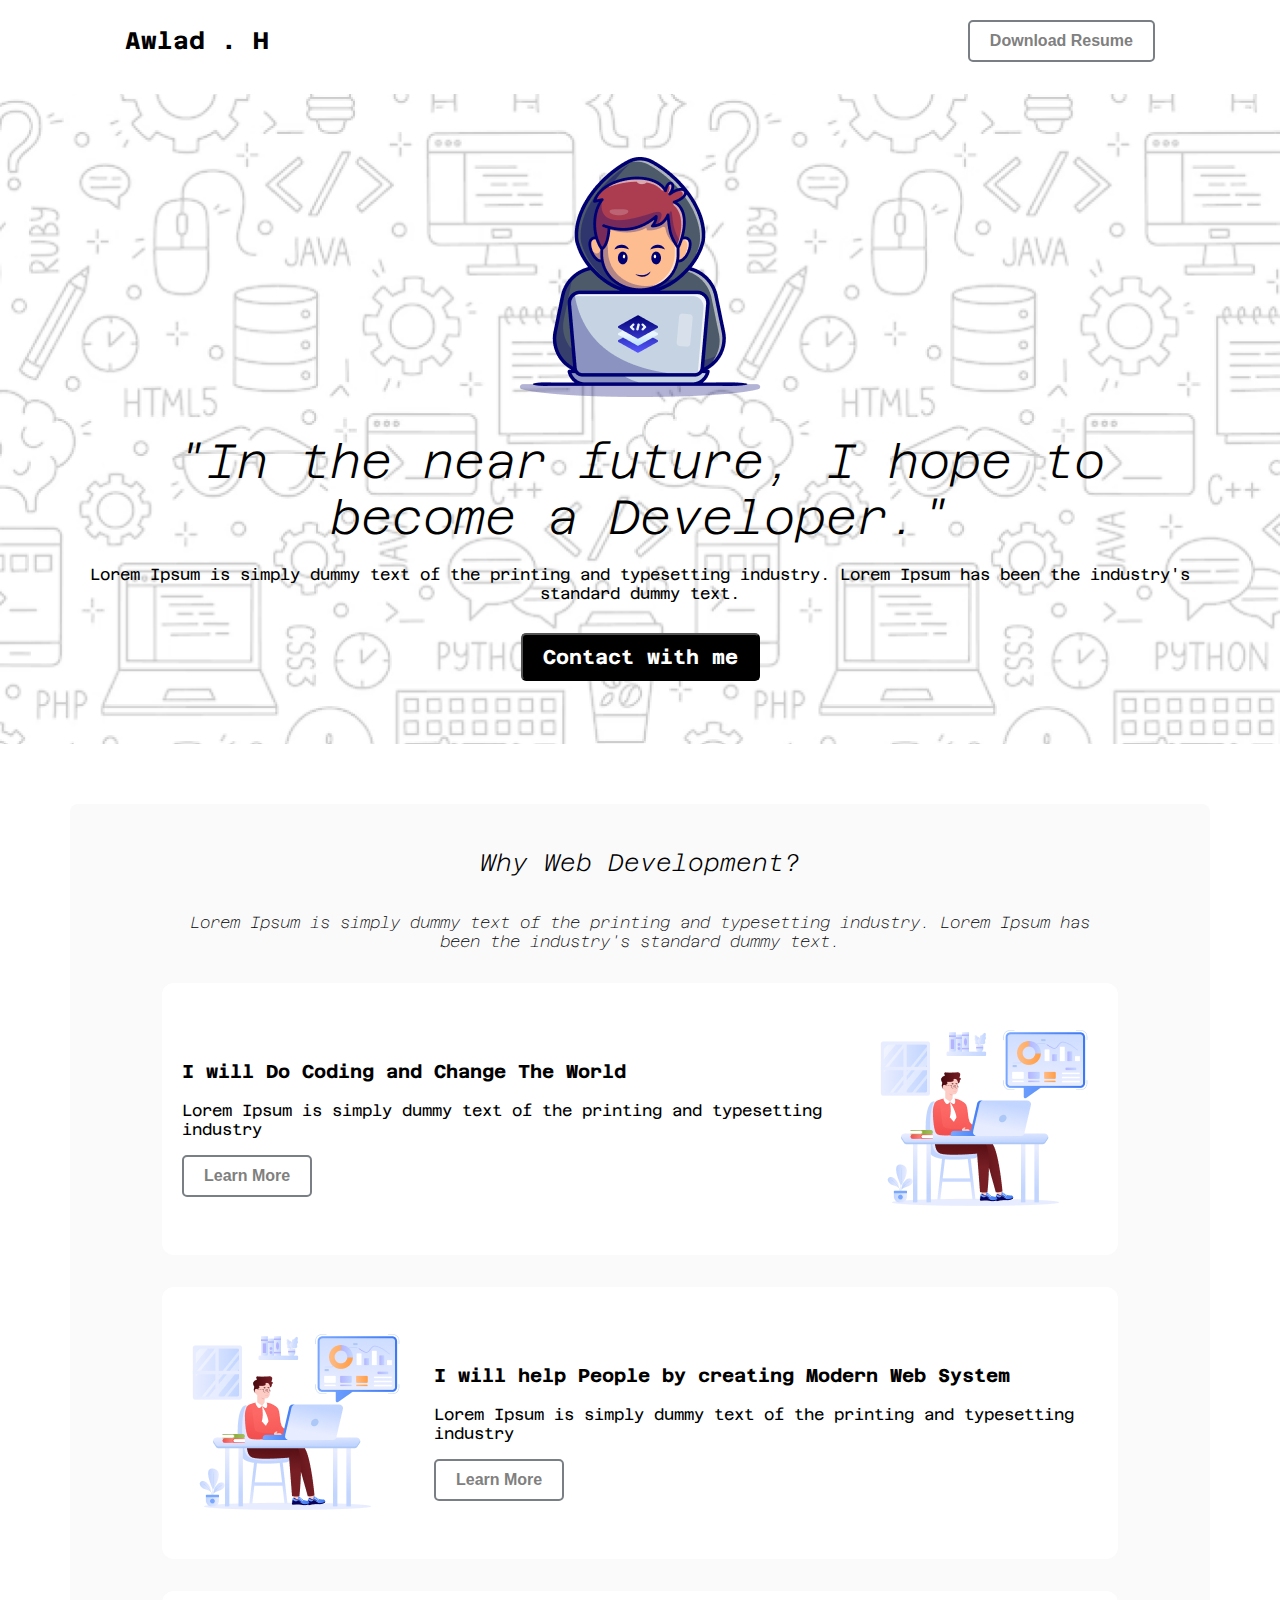
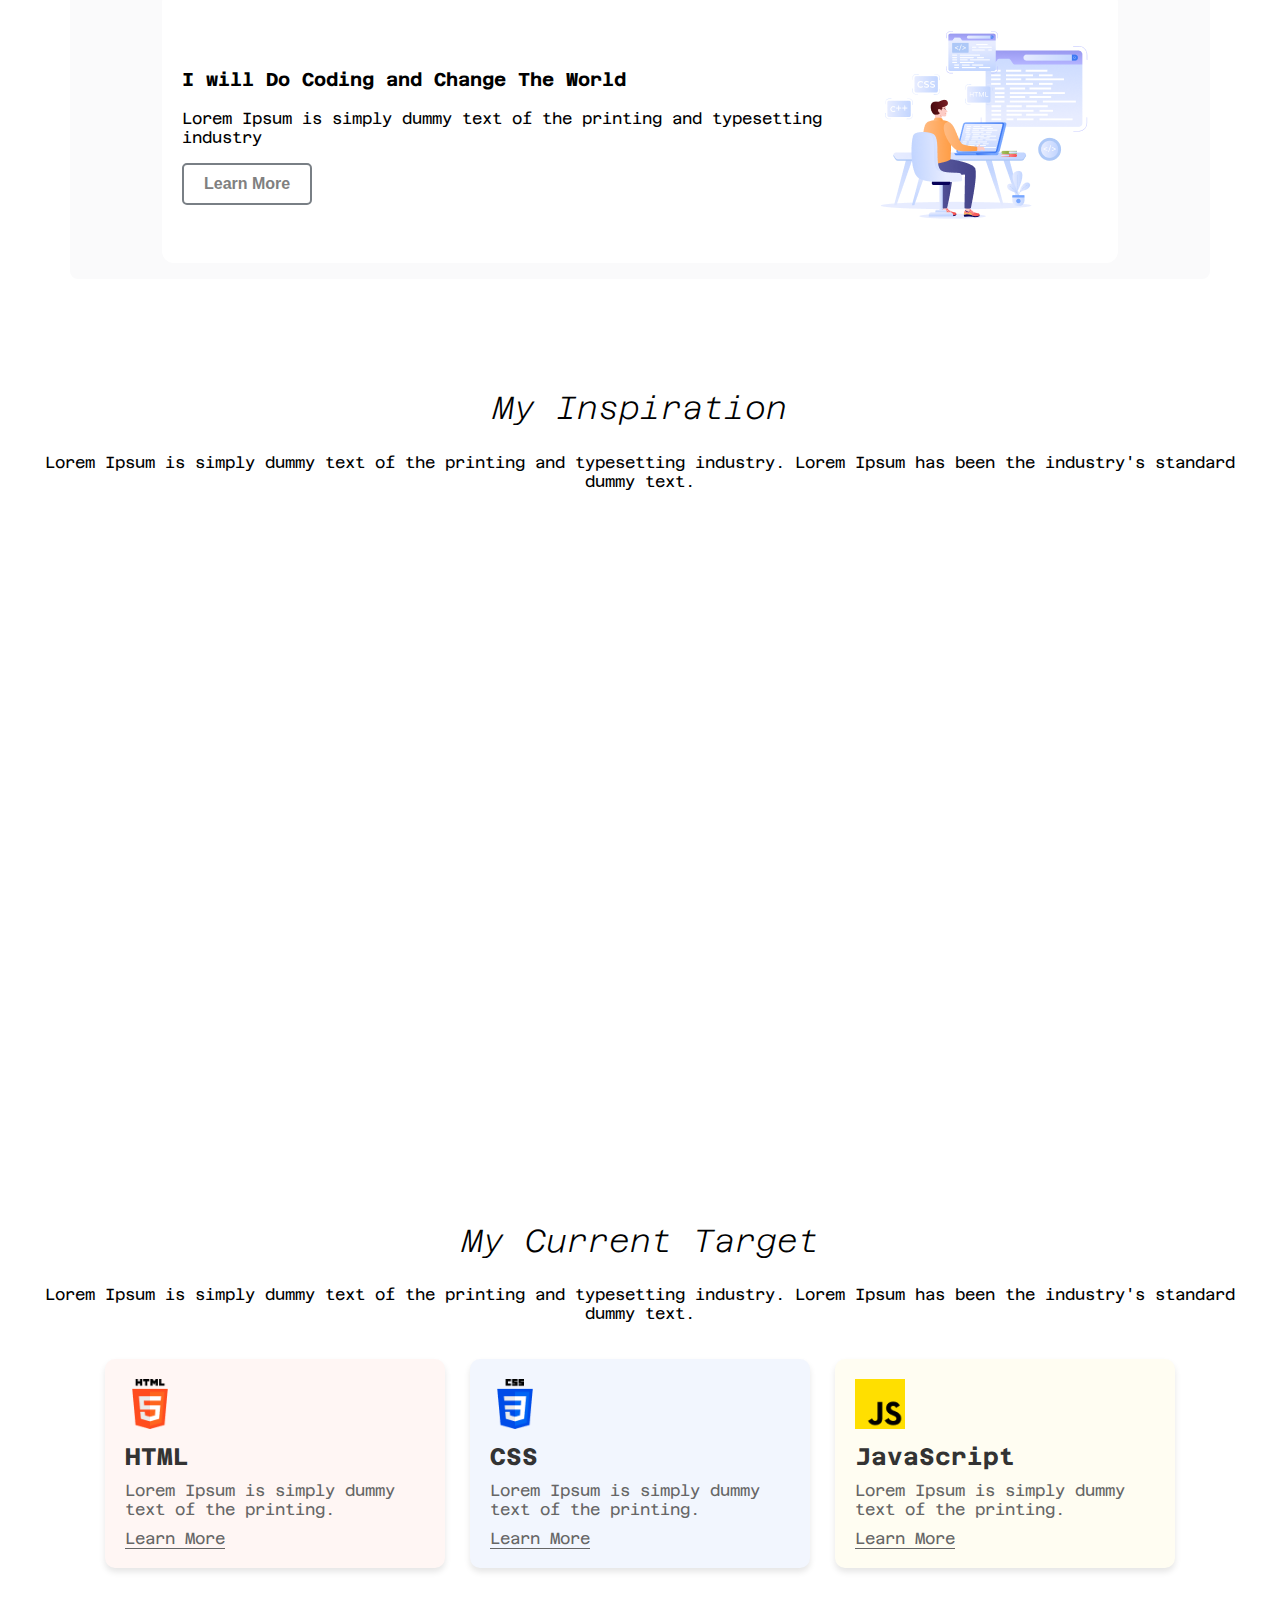
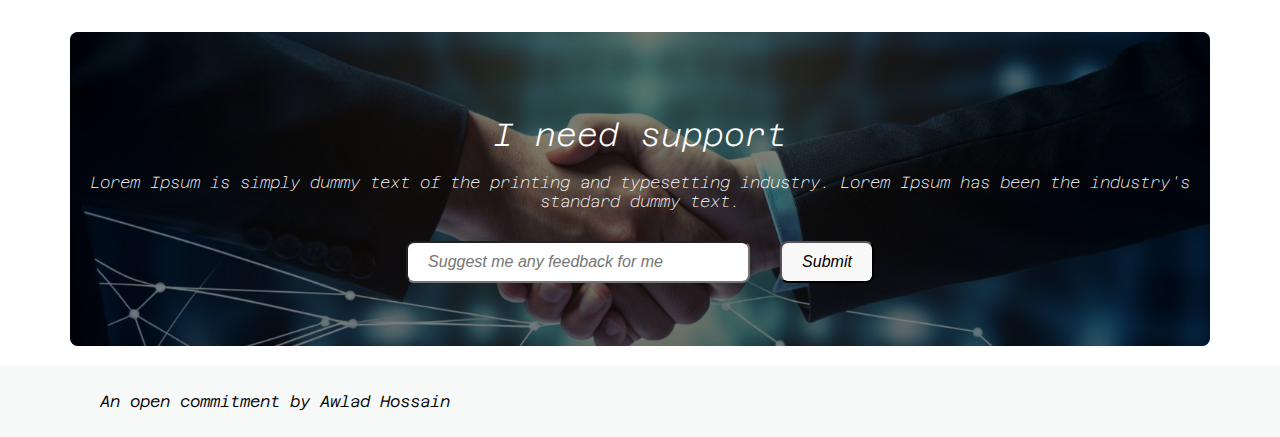
<file: index.html>
<!DOCTYPE html>
<html lang="en">
<head>
    <meta charset="UTF-8">
    <meta name="viewport" content="width=device-width, initial-scale=1.0">
    <title>Programming Hero - Assignment1</title>
    <link rel="stylesheet" href="index.css">
    <link rel="preconnect" href="https://fonts.googleapis.com">
    <link rel="preconnect" href="https://fonts.gstatic.com" crossorigin>
    <link href="https://fonts.googleapis.com/css2?family=Azeret+Mono:ital,wght@0,100..900;1,100..900&display=swap" rel="stylesheet">
    <link rel="stylesheet" href="https://cdnjs.cloudflare.com/ajax/libs/font-awesome/6.5.2/css/all.min.css" integrity="sha512-SnH5WK+bZxgPHs44uWIX+LLJAJ9/2PkPKZ5QiAj6Ta86w+fsb2TkcmfRyVX3pBnMFcV7oQPJkl9QevSCWr3W6A==" crossorigin="anonymous" referrerpolicy="no-referrer" />
</head>
<body>
    <nav class="navbar">
        <div class="title-navbar">Awlad . H</div>
        <button type="button" class="btn-navbar" >Download Resume</button>
    </nav>

    <div class="hero-section">
        <div class="hero-content">
            <img src="assets/Group.png" alt="hero-content-image" />
            <h1 class="hero-title">"In the near future, I hope to become a Developer."</h1>
            <p class="hero-subtitle">Lorem Ipsum is simply dummy text of the printing and typesetting industry. Lorem Ipsum has been the industry's standard dummy text.</p>
            <button type="button" class="btn-hero">Contact with me</button>
        </div>
    </div>

    <div class="feature-section">
        <div class="feat-top">        
            <h2 class="feat-title">Why Web Development?</h2>
            <p class="feat-subtitle">Lorem Ipsum is simply dummy text of the printing and typesetting industry. Lorem Ipsum has been the industry's standard dummy text.</p>
        </div>
        <div class="feat-card-1">
            <div class="feat-card-texts">
                <h3>I will Do Coding and Change The World</h3>
                <p>Lorem Ipsum is simply dummy text of the printing and typesetting industry</p>
                <button class="btn-navbar">Learn More</button>
            </div>
            <div class="feat-card-img">
                <img src="assets/Group 3.png" alt="feat-1">
            </div>
        </div>
        <div class="feat-card-2">
            <div class="feat-card-img">
                <img src="assets/Group 3.png" alt="feat-1">
            </div>
            <div class="feat-card-texts">
                <h3>I will help People by creating Modern Web System</h3>
                <p>Lorem Ipsum is simply dummy text of the printing and typesetting industry</p>
                <button class="btn-navbar">Learn More</button>
            </div>
        </div>
        <div class="feat-card-3">
            <div class="feat-card-texts">
                <h3>I will Do Coding and Change The World</h3>
                <p>Lorem Ipsum is simply dummy text of the printing and typesetting industry</p>
                <button class="btn-navbar">Learn More</button>
            </div>
            <div class="feat-card-img">
                <img src="assets/Group 4.png" alt="feat-1">
            </div>
        </div>
    </div>
    <div class="inspiration-section">
        <div class="inspiration-header">
            <h2 class="inspiration-title">My Inspiration</h2>
            <p class="hero-description">Lorem Ipsum is simply dummy text of the printing and typesetting industry. Lorem Ipsum has been the industry's standard dummy text.</p>
        </div>
        <div class="inspiration-video">
            <iframe 
                class="inspiration-embedded"
                src="https://www.youtube.com/embed/S-gIFz-uYNw?si=-8PCl_sYZK17okWm"
                title="YouTube video player" frameborder="0"
                allow="accelerometer; autoplay; clipboard-write; encrypted-media; gyroscope; picture-in-picture; web-share" 
                referrerpolicy="strict-origin-when-cross-origin" 
                allowfullscreen
            >
            </iframe>
        </div>
    </div>

    <div class="target-section">
        <div class="inspiration-header">
            <h2 class="inspiration-title">My Current Target</h2>
            <p class="hero-description">Lorem Ipsum is simply dummy text of the printing and typesetting industry. Lorem Ipsum has been the industry's standard dummy text.</p>
        </div>
        <div class="target-list">
            <div class="target-card" style="background-color: #FFF6F4;">
                <img class="target-card-img" src="assets/html.png" alt="HTML">
                <h2 class="target-card-title">HTML</h2>
                <p class="target-card-subtitle">Lorem Ipsum is simply dummy text of the printing.</p>
                <a href="#">Learn More</a>
            </div>
            <div class="target-card" style="background-color: #F2F6FE; margin-left: 25px; margin-right: 25px;">
                <img class="target-card-img" src="assets/css.png" alt="CSS">
                <h2 class="target-card-title">CSS</h2>
                <p class="target-card-subtitle">Lorem Ipsum is simply dummy text of the printing.</p>
                <a href="#">Learn More</a>
            </div>
            <div class="target-card" style="background-color: #FFFDF2;">
                <img class="target-card-img" src="assets/js.png" alt="JavaScript">
                <h2 class="target-card-title">JavaScript</h2>
                <p class="target-card-subtitle">Lorem Ipsum is simply dummy text of the printing.</p>
                <a href="#">Learn More</a>
            </div>
        </div>
    </div>
    <div class="contact-section">
        <div class="contact-content">
            <h1 class="contact-title">I need support</h1>
            <p class="contact-subtitle">Lorem Ipsum is simply dummy text of the printing and typesetting industry. Lorem Ipsum has been the industry's standard dummy text.</p>
            <form class="contact-form">
                <input type="text" class="contact-input" placeholder="Suggest me any feedback for me">
                <button type="submit" class="submit-button">Submit</button>
            </form>
        </div>
    </div>

    <footer>
        <p>An open commitment by Awlad Hossain</p>
        <div class="social-icons">
            <i class="fab fa-facebook-f"></i>
            <i class="fab fa-twitter"></i>
            <i class="fab fa-linkedin-in"></i>
        </div>
    </footer>
</body>
</html>
</file>
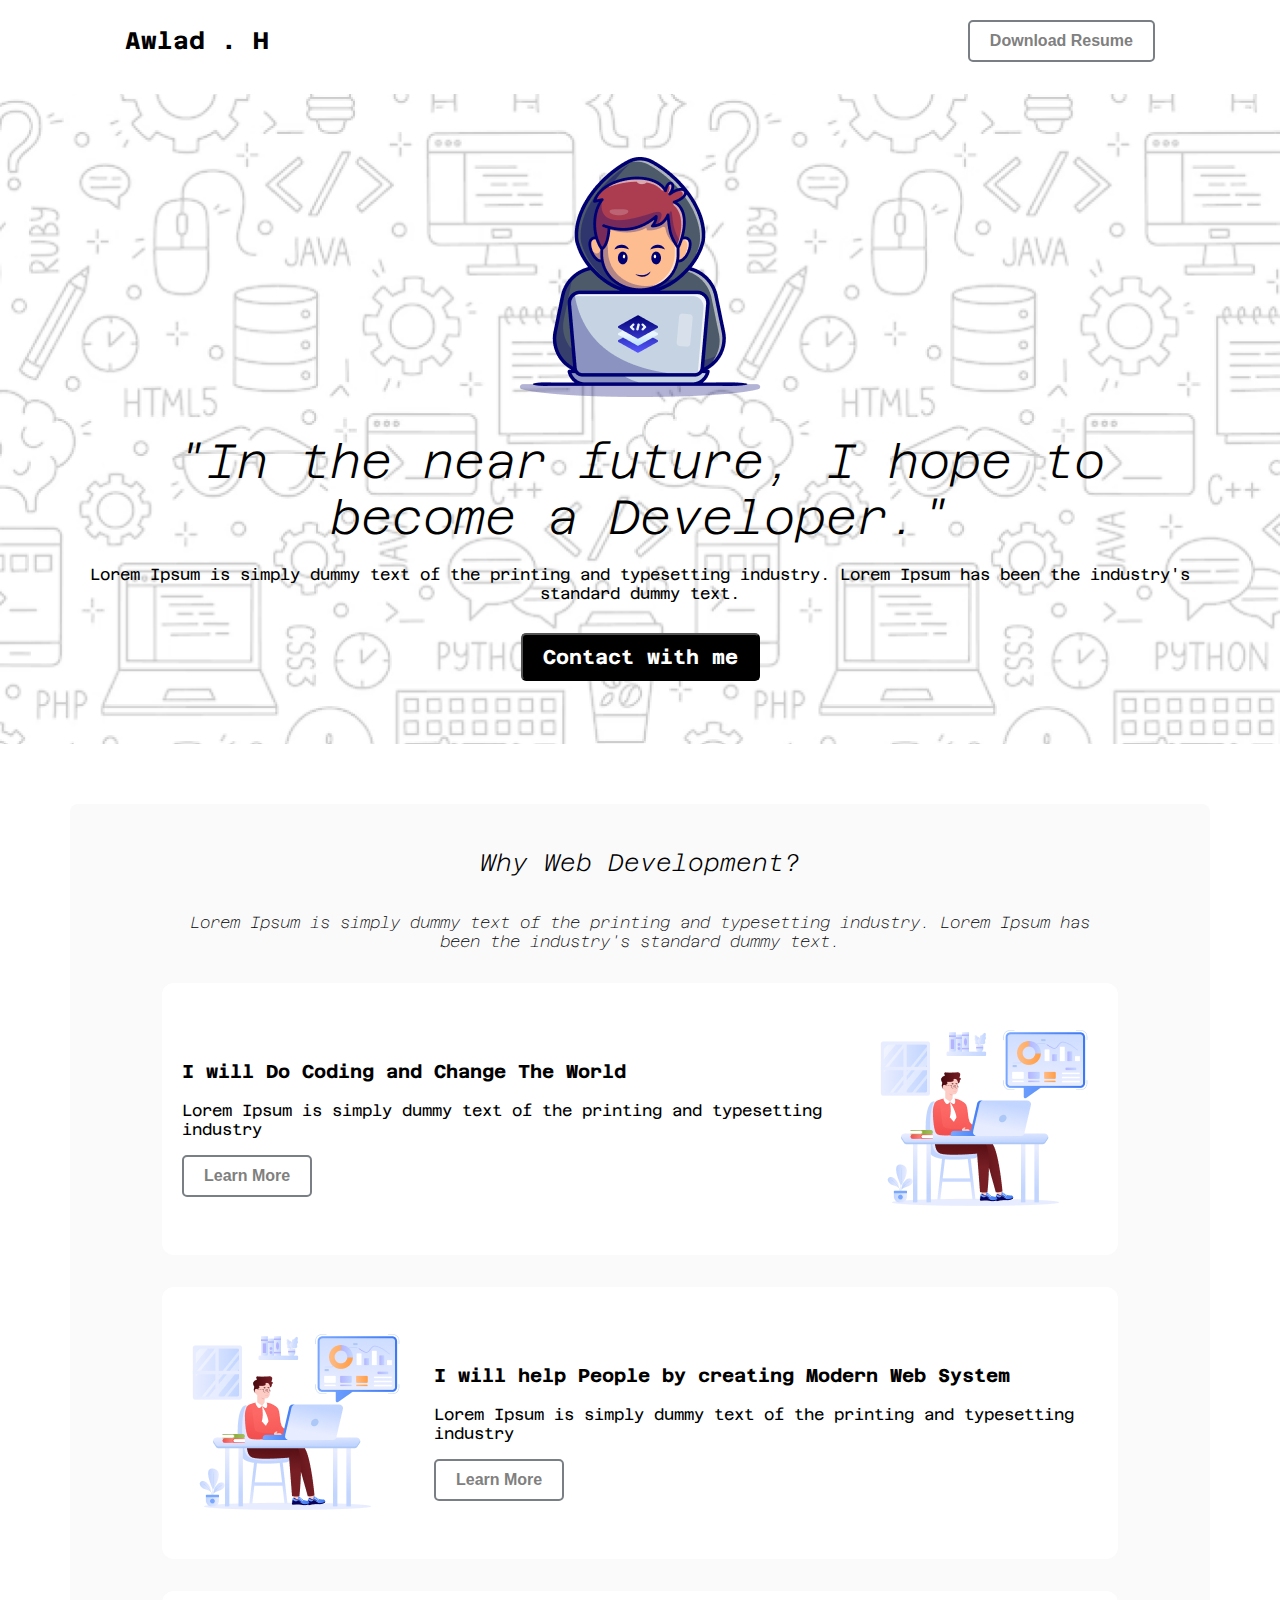
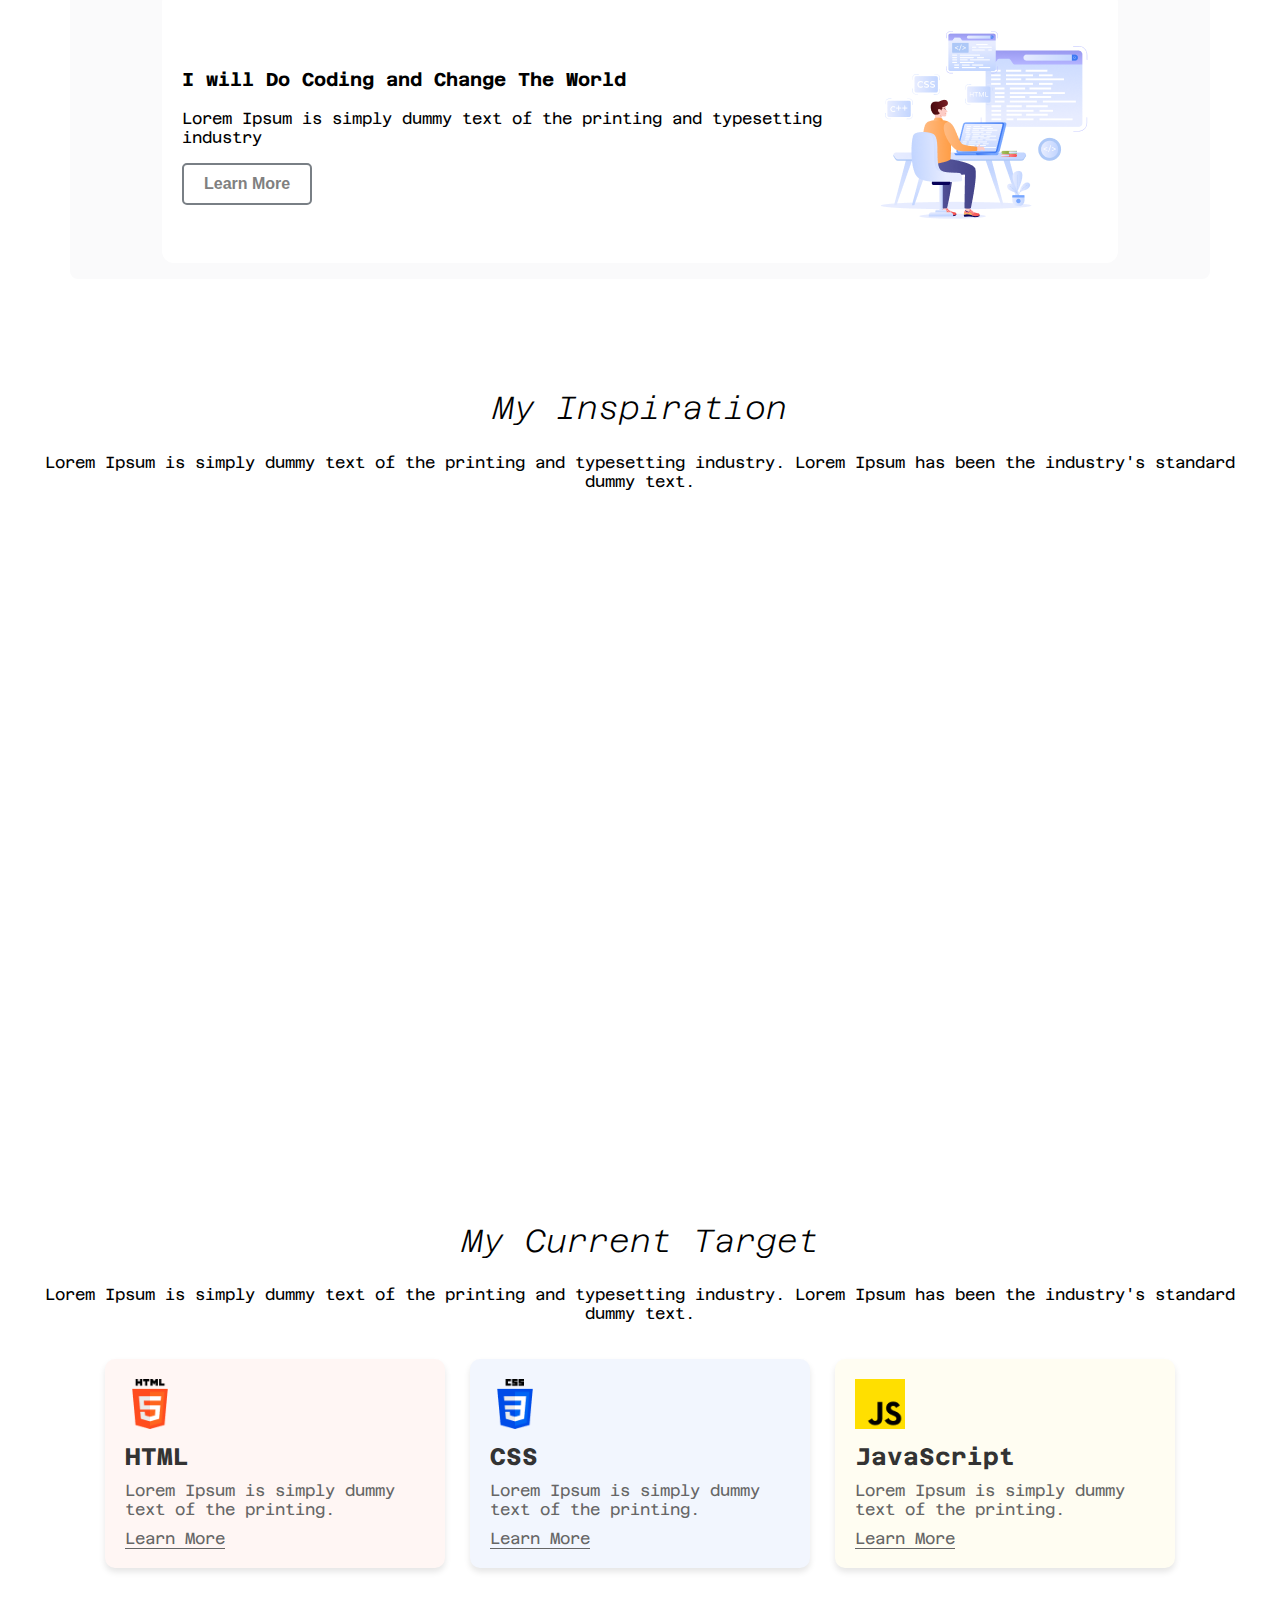
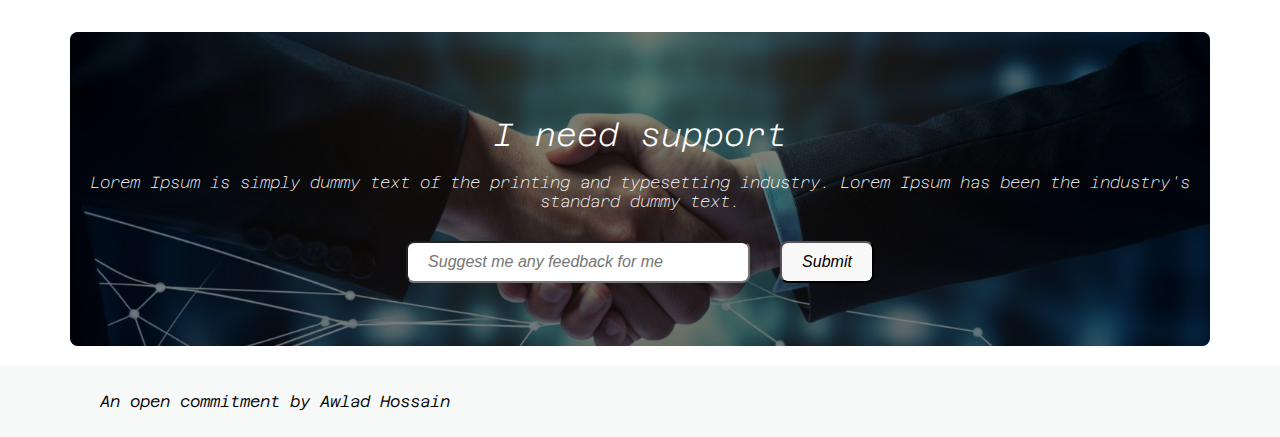
<file: assignment1.html>
<!DOCTYPE html>
<html lang="en">
<head>
    <meta charset="UTF-8">
    <meta name="viewport" content="width=device-width, initial-scale=1.0">
    <title>Programming Hero - Assignment1</title>
    <link rel="stylesheet" href="assignment1.css">
    <link rel="preconnect" href="https://fonts.googleapis.com">
    <link rel="preconnect" href="https://fonts.gstatic.com" crossorigin>
    <link href="https://fonts.googleapis.com/css2?family=Azeret+Mono:ital,wght@0,100..900;1,100..900&display=swap" rel="stylesheet">
    <link rel="stylesheet" href="https://cdnjs.cloudflare.com/ajax/libs/font-awesome/6.5.2/css/all.min.css" integrity="sha512-SnH5WK+bZxgPHs44uWIX+LLJAJ9/2PkPKZ5QiAj6Ta86w+fsb2TkcmfRyVX3pBnMFcV7oQPJkl9QevSCWr3W6A==" crossorigin="anonymous" referrerpolicy="no-referrer" />
</head>
<body>
    <nav class="navbar">
        <div class="title-navbar">Awlad . H</div>
        <button type="button" class="btn-navbar" >Download Resume</button>
    </nav>

    <div class="hero-section">
        <div class="hero-content">
            <img src="assets/Group.png" alt="hero-content-image" />
            <h1 class="hero-title">"In the near future, I hope to become a Developer."</h1>
            <p class="hero-subtitle">Lorem Ipsum is simply dummy text of the printing and typesetting industry. Lorem Ipsum has been the industry's standard dummy text.</p>
            <button type="button" class="btn-hero">Contact with me</button>
        </div>
    </div>

    <div class="feature-section">
        <div class="feat-top">        
            <h2 class="feat-title">Why Web Development?</h2>
            <p class="feat-subtitle">Lorem Ipsum is simply dummy text of the printing and typesetting industry. Lorem Ipsum has been the industry's standard dummy text.</p>
        </div>
        <div class="feat-card-1">
            <div class="feat-card-texts">
                <h3>I will Do Coding and Change The World</h3>
                <p>Lorem Ipsum is simply dummy text of the printing and typesetting industry</p>
                <button class="btn-navbar">Learn More</button>
            </div>
            <div class="feat-card-img">
                <img src="assets/Group 3.png" alt="feat-1">
            </div>
        </div>
        <div class="feat-card-2">
            <div class="feat-card-img">
                <img src="assets/Group 3.png" alt="feat-1">
            </div>
            <div class="feat-card-texts">
                <h3>I will help People by creating Modern Web System</h3>
                <p>Lorem Ipsum is simply dummy text of the printing and typesetting industry</p>
                <button class="btn-navbar">Learn More</button>
            </div>
        </div>
        <div class="feat-card-3">
            <div class="feat-card-texts">
                <h3>I will Do Coding and Change The World</h3>
                <p>Lorem Ipsum is simply dummy text of the printing and typesetting industry</p>
                <button class="btn-navbar">Learn More</button>
            </div>
            <div class="feat-card-img">
                <img src="assets/Group 4.png" alt="feat-1">
            </div>
        </div>
    </div>
    <div class="inspiration-section">
        <div class="inspiration-header">
            <h2 class="inspiration-title">My Inspiration</h2>
            <p class="hero-description">Lorem Ipsum is simply dummy text of the printing and typesetting industry. Lorem Ipsum has been the industry's standard dummy text.</p>
        </div>
        <div class="inspiration-video">
            <iframe 
                class="inspiration-embedded"
                src="https://www.youtube.com/embed/S-gIFz-uYNw?si=-8PCl_sYZK17okWm"
                title="YouTube video player" frameborder="0"
                allow="accelerometer; autoplay; clipboard-write; encrypted-media; gyroscope; picture-in-picture; web-share" 
                referrerpolicy="strict-origin-when-cross-origin" 
                allowfullscreen
            >
            </iframe>
        </div>
    </div>

    <div class="target-section">
        <div class="inspiration-header">
            <h2 class="inspiration-title">My Current Target</h2>
            <p class="hero-description">Lorem Ipsum is simply dummy text of the printing and typesetting industry. Lorem Ipsum has been the industry's standard dummy text.</p>
        </div>
        <div class="target-list">
            <div class="target-card" style="background-color: #FFF6F4;">
                <img class="target-card-img" src="assets/html.png" alt="HTML">
                <h2 class="target-card-title">HTML</h2>
                <p class="target-card-subtitle">Lorem Ipsum is simply dummy text of the printing.</p>
                <a href="#">Learn More</a>
            </div>
            <div class="target-card" style="background-color: #F2F6FE; margin-left: 25px; margin-right: 25px;">
                <img class="target-card-img" src="assets/css.png" alt="CSS">
                <h2 class="target-card-title">CSS</h2>
                <p class="target-card-subtitle">Lorem Ipsum is simply dummy text of the printing.</p>
                <a href="#">Learn More</a>
            </div>
            <div class="target-card" style="background-color: #FFFDF2;">
                <img class="target-card-img" src="assets/js.png" alt="JavaScript">
                <h2 class="target-card-title">JavaScript</h2>
                <p class="target-card-subtitle">Lorem Ipsum is simply dummy text of the printing.</p>
                <a href="#">Learn More</a>
            </div>
        </div>
    </div>
    <div class="contact-section">
        <div class="contact-content">
            <h1 class="contact-title">I need support</h1>
            <p class="contact-subtitle">Lorem Ipsum is simply dummy text of the printing and typesetting industry. Lorem Ipsum has been the industry's standard dummy text.</p>
            <form class="contact-form">
                <input type="text" class="contact-input" placeholder="Suggest me any feedback for me">
                <button type="submit" class="submit-button">Submit</button>
            </form>
        </div>
    </div>

    <footer>
        <p>An open commitment by Awlad Hossain</p>
        <div class="social-icons">
            <i class="fab fa-facebook-f"></i>
            <i class="fab fa-twitter"></i>
            <i class="fab fa-linkedin-in"></i>
        </div>
    </footer>
</body>
</html>
</file>
<file: index.css>
body {
    margin: 0;
    font-family: 'Azeret Mono', monospace;
}

.navbar {
    display: flex;
    justify-content: space-between;
    align-items: center;
    padding: 20px;
    color: black;
    margin: 0 105px;
}

.title-navbar {
    font-size: 24px;
    font-weight: 700;
}

.btn-navbar {
    padding: 10px 20px;
    font-size: 16px;
    font-weight: bold;
    color: gray;
    background-color: transparent;
    border: 2px solid #797f85;
    border-radius: 5px;
    cursor: pointer;
}

.btn-navbar:hover {
    background-color: #6c757d;
    color: white;
}


.hero-section {
    margin-top: 12px;
    position: relative;
    height: 650px;
    background-image: url('assets/Hero-bg.png');
    background-size: cover;
    background-position: center;
    display: flex;
    align-items: center;
    justify-content: center;
    text-align: center;
    color: white;
}

.hero-content {
    margin: 0 86px;
}

.hero-title {
    font-size: 48px;
    margin-bottom: 20px;
    color: black;
    font-style: italic;
    font-weight: 200;
    padding: 0 20px;
}

.hero-subtitle {
    font-size: 16px;
    margin-bottom: 30px;
    color: black;
}

.btn-hero {
    padding: 10px 20px;
    font-family: inherit;
    font-size: 20px;
    font-weight: bold;
    color: white;
    background-color: black;
    border-radius: 5px;
    cursor: pointer;
}

.btn-hero:hover {
    background-color: gray;
}

.feature-section {
    background-color: #FAFAFB;
    width: 1140px;
    display: flex;
    border-radius: 8px;
    flex-direction: column;
    margin: 60px auto;
    justify-content: center;
}

.feat-top {
    display: flex;
    align-items: center;
    height: fit-content;
    flex-direction: column;
    padding: 0 97px;
}

.feat-title {
    font-weight: 200;
    font-style: italic;
    margin-top: 45px;
}

.feat-subtitle {
    font-style: italic;
    font-weight: 100;
    text-align: center;
}

.feat-card-1 {
    display: flex;
    border-radius: 12px;
    flex-direction: row;
    align-items: center;
    margin: 16px auto;
    background: white;
    padding: 8px;
    width: 940px;
}

.feat-card-2 {
    display: flex;
    flex-direction: row;
    border-radius: 12px;
    align-items: center;
    margin: 16px auto;
    background: white;
    padding: 8px;
    width: 940px;
}

.feat-card-3 {
    display: flex;
    flex-direction: row;
    border-radius: 12px;
    align-items: center;
    margin: 16px auto;
    background: white;
    padding: 8px;
    width: 940px;
}

.feat-card-texts {
    margin: 12px;
}

.feat-card-img {
    margin: 6px;
}

.inspiration-section {
    display: flex;
    flex-direction: column;
    justify-content: center;
    margin: auto;
    padding: 24px;
}

.inspiration-header {
    text-align: center;
}

.inspiration-title {
    font-size: xx-large;
    font-weight: 200;
    font-style: italic;
}

.inspiration-video {
    height: 640px;
    width: auto;
    display: flex;
    justify-content: center;
}

.inspiration-embedded {
    width: 75%;
    height: 100%;
}

.target-section {
    display: flex;
    flex-direction: column;
    justify-content: center;
    margin: auto;
    padding: 24px;
}

.target-list {
    display: flex;
    flex-direction: row;
    justify-content: space-between;
    margin: auto;
    padding: 20px;
}

.target-card {
    border-radius: 10px;
    box-shadow: 0 4px 6px rgba(0, 0, 0, 0.1);
    width: 300px;
    padding: 20px;
}
.target-card-img {
    width: 50px;
}
.target-card-title {
    font-size: 1.5rem;
    color: #333;
    margin: 10px 0;
}
.target-card-subtitle {
    font-size: 1rem;
    color: #666;
    margin: 10px 0;
}
.target-card a {
    font-size: 1rem;
    color: #666;
    text-decoration: none;
    border-bottom: 1px solid #666;
}
.target-card a:hover {
    color: #333;
    border-bottom-color: #333;
}

.contact-section {
    position: relative;
    height: 314px;
    max-width: 1140px;
    background-image: url('assets/handshake.jpg');
    background-size: cover;
    background-position: center;
    display: flex;
    justify-content: center;
    align-items: center;
    margin: 20px auto;
    text-align: center;
    border-radius: 8px;
}

.contact-section::before {
    content: '';
    position: absolute;
    top: 0;
    left: 0;
    width: 100%;
    height: 100%;
    background-color: rgba(0, 0, 0, 0.5);
    z-index: 1;
    border-radius: 8px;
}

.contact-content {
    position: relative;
    z-index: 2;
}

.contact-title {
    font-size: 32px;
    margin-bottom: 20px;
    color: white;
    font-style: italic;
    font-weight: 200;
    padding: 0 20px;
}

.contact-subtitle {
    font-size: 16px;
    margin-bottom: 30px;
    color: white;
    font-weight: 100;
    font-style: italic;
}

.contact-form {
    display: flex;
    align-items: center;
    justify-content: center;
}

.contact-input {
    padding: 10px 20px;
    font-size: 16px;
    width: 300px;
    margin-right: 20px;
    font-style: italic;
    border-radius: 8px;
    font-weight: 200;
    color: #ccc;
}

.submit-button {
    padding: 10px 20px;
    background-color: #f8f8f8;
    color: #000;
    cursor: pointer;
    font-size: 16px;
    margin-left: 10px;
    font-style: italic;
    border-radius: 8px;
    font-weight: 200;
}

.submit-button:hover {
    background-color: #e0e0e0;
}

footer {
    display: flex;
    justify-content: space-between;
    align-items: center;
    padding: 10px 100px;
    background-color: #F7F8F8;
    color: black
}

footer p {
    font-weight: 300;
    font-style: italic;
}

.social-icons i {
    margin: 0 10px;
    font-size: 1.5em;
    color: black;
    transition: color 0.3s;
}

.social-icons i:hover {
    color: #007bff;
}
</file>
<file: assignment1.css>
body {
    margin: 0;
    font-family: 'Azeret Mono', monospace;
}

.navbar {
    display: flex;
    justify-content: space-between;
    align-items: center;
    padding: 20px;
    color: black;
    margin: 0 105px;
}

.title-navbar {
    font-size: 24px;
    font-weight: 700;
}

.btn-navbar {
    padding: 10px 20px;
    font-size: 16px;
    font-weight: bold;
    color: gray;
    background-color: transparent;
    border: 2px solid #797f85;
    border-radius: 5px;
    cursor: pointer;
}

.btn-navbar:hover {
    background-color: #6c757d;
    color: white;
}


.hero-section {
    margin-top: 12px;
    position: relative;
    height: 650px;
    background-image: url('assets/Hero-bg.png');
    background-size: cover;
    background-position: center;
    display: flex;
    align-items: center;
    justify-content: center;
    text-align: center;
    color: white;
}

.hero-content {
    margin: 0 86px;
}

.hero-title {
    font-size: 48px;
    margin-bottom: 20px;
    color: black;
    font-style: italic;
    font-weight: 200;
    padding: 0 20px;
}

.hero-subtitle {
    font-size: 16px;
    margin-bottom: 30px;
    color: black;
}

.btn-hero {
    padding: 10px 20px;
    font-family: inherit;
    font-size: 20px;
    font-weight: bold;
    color: white;
    background-color: black;
    border-radius: 5px;
    cursor: pointer;
}

.btn-hero:hover {
    background-color: gray;
}

.feature-section {
    background-color: #FAFAFB;
    width: 1140px;
    display: flex;
    border-radius: 8px;
    flex-direction: column;
    margin: 60px auto;
    justify-content: center;
}

.feat-top {
    display: flex;
    align-items: center;
    height: fit-content;
    flex-direction: column;
    padding: 0 97px;
}

.feat-title {
    font-weight: 200;
    font-style: italic;
    margin-top: 45px;
}

.feat-subtitle {
    font-style: italic;
    font-weight: 100;
    text-align: center;
}

.feat-card-1 {
    display: flex;
    border-radius: 12px;
    flex-direction: row;
    align-items: center;
    margin: 16px auto;
    background: white;
    padding: 8px;
    width: 940px;
}

.feat-card-2 {
    display: flex;
    flex-direction: row;
    border-radius: 12px;
    align-items: center;
    margin: 16px auto;
    background: white;
    padding: 8px;
    width: 940px;
}

.feat-card-3 {
    display: flex;
    flex-direction: row;
    border-radius: 12px;
    align-items: center;
    margin: 16px auto;
    background: white;
    padding: 8px;
    width: 940px;
}

.feat-card-texts {
    margin: 12px;
}

.feat-card-img {
    margin: 6px;
}

.inspiration-section {
    display: flex;
    flex-direction: column;
    justify-content: center;
    margin: auto;
    padding: 24px;
}

.inspiration-header {
    text-align: center;
}

.inspiration-title {
    font-size: xx-large;
    font-weight: 200;
    font-style: italic;
}

.inspiration-video {
    height: 640px;
    width: auto;
    display: flex;
    justify-content: center;
}

.inspiration-embedded {
    width: 75%;
    height: 100%;
}

.target-section {
    display: flex;
    flex-direction: column;
    justify-content: center;
    margin: auto;
    padding: 24px;
}

.target-list {
    display: flex;
    flex-direction: row;
    justify-content: space-between;
    margin: auto;
    padding: 20px;
}

.target-card {
    border-radius: 10px;
    box-shadow: 0 4px 6px rgba(0, 0, 0, 0.1);
    width: 300px;
    padding: 20px;
}
.target-card-img {
    width: 50px;
}
.target-card-title {
    font-size: 1.5rem;
    color: #333;
    margin: 10px 0;
}
.target-card-subtitle {
    font-size: 1rem;
    color: #666;
    margin: 10px 0;
}
.target-card a {
    font-size: 1rem;
    color: #666;
    text-decoration: none;
    border-bottom: 1px solid #666;
}
.target-card a:hover {
    color: #333;
    border-bottom-color: #333;
}

.contact-section {
    position: relative;
    height: 314px;
    max-width: 1140px;
    background-image: url('assets/handshake.jpg');
    background-size: cover;
    background-position: center;
    display: flex;
    justify-content: center;
    align-items: center;
    margin: 20px auto;
    text-align: center;
    border-radius: 8px;
}

.contact-section::before {
    content: '';
    position: absolute;
    top: 0;
    left: 0;
    width: 100%;
    height: 100%;
    background-color: rgba(0, 0, 0, 0.5);
    z-index: 1;
    border-radius: 8px;
}

.contact-content {
    position: relative;
    z-index: 2;
}

.contact-title {
    font-size: 32px;
    margin-bottom: 20px;
    color: white;
    font-style: italic;
    font-weight: 200;
    padding: 0 20px;
}

.contact-subtitle {
    font-size: 16px;
    margin-bottom: 30px;
    color: white;
    font-weight: 100;
    font-style: italic;
}

.contact-form {
    display: flex;
    align-items: center;
    justify-content: center;
}

.contact-input {
    padding: 10px 20px;
    font-size: 16px;
    width: 300px;
    margin-right: 20px;
    font-style: italic;
    border-radius: 8px;
    font-weight: 200;
    color: #ccc;
}

.submit-button {
    padding: 10px 20px;
    background-color: #f8f8f8;
    color: #000;
    cursor: pointer;
    font-size: 16px;
    margin-left: 10px;
    font-style: italic;
    border-radius: 8px;
    font-weight: 200;
}

.submit-button:hover {
    background-color: #e0e0e0;
}

footer {
    display: flex;
    justify-content: space-between;
    align-items: center;
    padding: 10px 100px;
    background-color: #F7F8F8;
    color: black
}

footer p {
    font-weight: 300;
    font-style: italic;
}

.social-icons i {
    margin: 0 10px;
    font-size: 1.5em;
    color: black;
    transition: color 0.3s;
}

.social-icons i:hover {
    color: #007bff;
}
</file>
